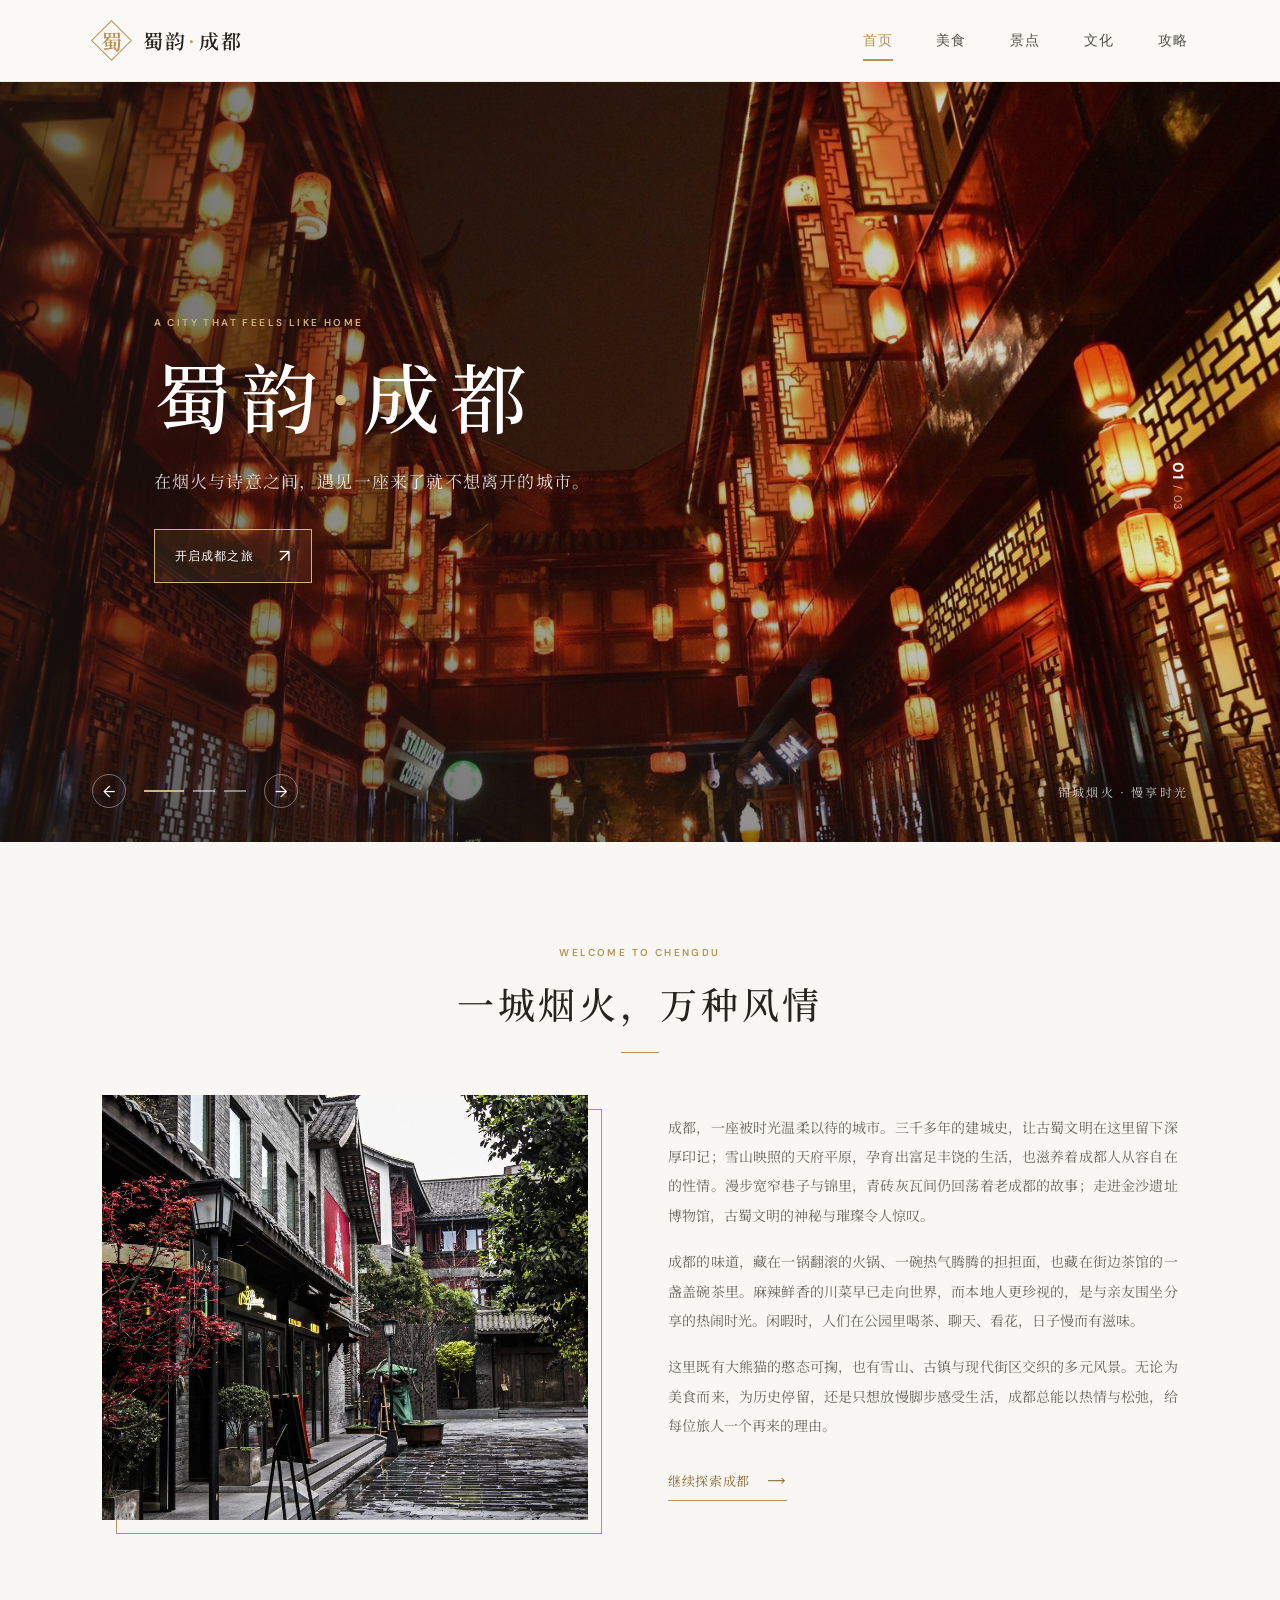
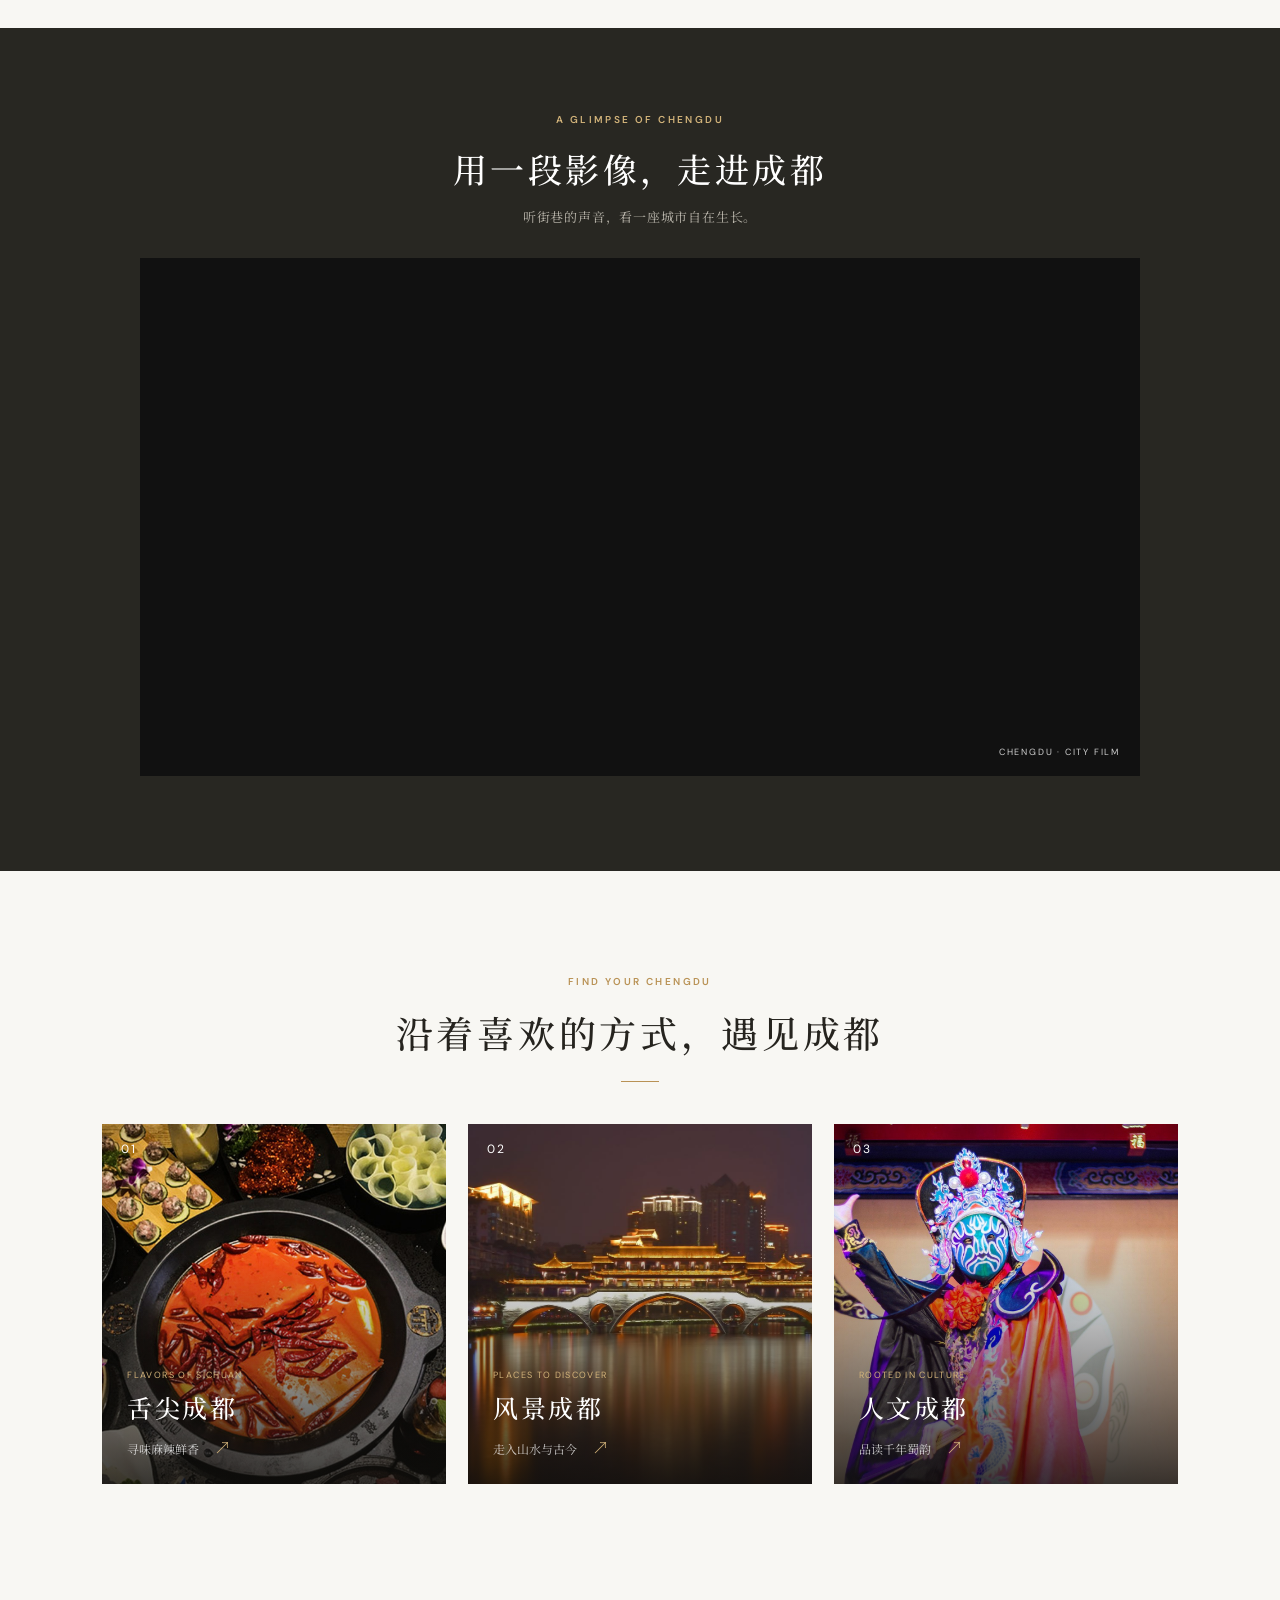
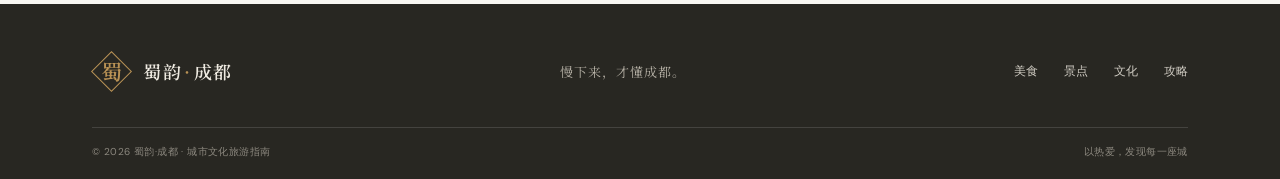
<file: index.html>
<!doctype html>
<html lang="zh-CN">
<head>
  <meta charset="utf-8">
  <meta name="viewport" content="width=device-width, initial-scale=1">
  <meta name="theme-color" content="#f8f6f0">
  <meta name="description" content="走进蜀韵成都，发现美食、风景与千年文化。">
  <title>蜀韵·成都 — 一座来了就不想离开的城市</title>
  <link rel="stylesheet" href="style.css">
  <script src="script.js" defer></script>
</head>
<body>
  <header class="site-header">
    <a class="brand" href="index.html" aria-label="蜀韵成都首页">
      <span class="brand-mark" aria-hidden="true">蜀</span>
      <span class="brand-name">蜀韵<span>·</span>成都</span>
    </a>
    <button class="menu-toggle" type="button" aria-label="打开导航菜单" aria-expanded="false">
      <span></span><span></span>
    </button>
    <nav class="main-nav" aria-label="主导航">
      <a class="active" aria-current="page" href="index.html">首页</a>
      <a href="food.html">美食</a>
      <a href="sights.html">景点</a>
      <a href="culture.html">文化</a>
      <a href="travel.html">攻略</a>
    </nav>
  </header>

  <main>
    <section class="hero" aria-label="成都风光轮播">
      <article class="hero-slide is-active" style="--hero-image: url('images/hero-jinli.jpg')">
        <div class="hero-shade"></div>
        <div class="hero-copy">
          <p class="eyebrow">A CITY THAT FEELS LIKE HOME</p>
          <h1>蜀韵<span>·</span>成都</h1>
          <p class="hero-subtitle">在烟火与诗意之间，遇见一座来了就不想离开的城市。</p>
          <a class="button button-gold" href="travel.html">开启成都之旅 <span aria-hidden="true">↗</span></a>
        </div>
        <span class="hero-caption">锦城烟火 · 慢享时光</span>
      </article>
      <article class="hero-slide" style="--hero-image: url('images/hero-taikooli.jpg')">
        <div class="hero-shade"></div>
        <div class="hero-copy">
          <p class="eyebrow">SAVOR THE MOMENT</p>
          <h2>把日子，过成一首慢诗</h2>
          <p class="hero-subtitle">茶香袅袅，街巷悠悠，成都的美好藏在每个寻常日子里。</p>
          <a class="button button-gold" href="culture.html">感受城市文化 <span aria-hidden="true">↗</span></a>
        </div>
        <span class="hero-caption">闲适成都 · 人间有味</span>
      </article>
      <article class="hero-slide" style="--hero-image: url('images/hero-bridge.jpg')">
        <div class="hero-shade"></div>
        <div class="hero-copy">
          <p class="eyebrow">EXPLORE THE UNEXPECTED</p>
          <h2>千年蜀地，万种风景</h2>
          <p class="hero-subtitle">从古老街巷到城市天际线，每一步都遇见不同的成都。</p>
          <a class="button button-gold" href="sights.html">发现成都风景 <span aria-hidden="true">↗</span></a>
        </div>
        <span class="hero-caption">古今交汇 · 处处风景</span>
      </article>
      <div class="hero-controls">
        <button class="hero-arrow hero-prev" type="button" aria-label="上一张">←</button>
        <div class="hero-dots" aria-label="选择轮播图片">
          <button class="hero-dot is-active" type="button" aria-label="第 1 张" aria-current="true"></button>
          <button class="hero-dot" type="button" aria-label="第 2 张"></button>
          <button class="hero-dot" type="button" aria-label="第 3 张"></button>
        </div>
        <button class="hero-arrow hero-next" type="button" aria-label="下一张">→</button>
      </div>
      <span class="hero-index"><strong>01</strong> / 03</span>
    </section>

    <section class="intro-section section-wrap">
      <div class="section-heading">
        <p class="eyebrow eyebrow-dark">WELCOME TO CHENGDU</p>
        <h2>一城烟火，万种风情</h2>
        <span class="heading-rule"></span>
      </div>
      <div class="intro-grid">
        <div class="intro-image image-card" role="img" aria-label="成都传统街巷风景"></div>
        <div class="intro-copy">
          <!-- 成都城市介绍：以人文、历史、美食和生活气息展现城市魅力。 -->
          <p>成都，一座被时光温柔以待的城市。三千多年的建城史，让古蜀文明在这里留下深厚印记；雪山映照的天府平原，孕育出富足丰饶的生活，也滋养着成都人从容自在的性情。漫步宽窄巷子与锦里，青砖灰瓦间仍回荡着老成都的故事；走进金沙遗址博物馆，古蜀文明的神秘与璀璨令人惊叹。</p>
          <p>成都的味道，藏在一锅翻滚的火锅、一碗热气腾腾的担担面，也藏在街边茶馆的一盏盖碗茶里。麻辣鲜香的川菜早已走向世界，而本地人更珍视的，是与亲友围坐分享的热闹时光。闲暇时，人们在公园里喝茶、聊天、看花，日子慢而有滋味。</p>
          <p>这里既有大熊猫的憨态可掬，也有雪山、古镇与现代街区交织的多元风景。无论为美食而来，为历史停留，还是只想放慢脚步感受生活，成都总能以热情与松弛，给每位旅人一个再来的理由。</p>
          <a class="text-link" href="travel.html">继续探索成都 <span aria-hidden="true">⟶</span></a>
        </div>
      </div>
    </section>

    <section class="video-section">
      <div class="video-wrap">
        <div class="video-heading">
          <p class="eyebrow">A GLIMPSE OF CHENGDU</p>
          <h2>用一段影像，走进成都</h2>
          <p>听街巷的声音，看一座城市自在生长。</p>
        </div>
        <div class="video-frame film-strip" aria-label="成都影像轮播：锦里夜色、安顺廊桥、太古里与宽窄巷子">
          <div class="film-slide film-1" style="--film-image: url('images/hero-bridge.jpg')"></div>
          <div class="film-slide film-2" style="--film-image: url('images/hero-jinli.jpg')"></div>
          <div class="film-slide film-3" style="--film-image: url('images/hero-taikooli.jpg')"></div>
          <div class="film-slide film-4" style="--film-image: url('images/sights-kuanzhai.jpg')"></div>
          <span class="video-label">CHENGDU · CITY FILM</span>
        </div>
      </div>
    </section>

    <section class="discover-section section-wrap">
      <div class="section-heading">
        <p class="eyebrow eyebrow-dark">FIND YOUR CHENGDU</p>
        <h2>沿着喜欢的方式，遇见成都</h2>
        <span class="heading-rule"></span>
      </div>
      <div class="feature-grid">
        <a class="feature-card" href="food.html">
          <img src="images/food-hotpot.jpg" alt="热气腾腾的川味美食" loading="lazy">
          <span class="feature-number">01</span>
          <div><p>FLAVORS OF SICHUAN</p><h3>舌尖成都</h3><span>寻味麻辣鲜香 <b>↗</b></span></div>
        </a>
        <a class="feature-card" href="sights.html">
          <img src="images/hero-bridge.jpg" alt="成都城市建筑与景色" loading="lazy">
          <span class="feature-number">02</span>
          <div><p>PLACES TO DISCOVER</p><h3>风景成都</h3><span>走入山水与古今 <b>↗</b></span></div>
        </a>
        <a class="feature-card" href="culture.html">
          <img src="images/culture-opera.jpg" alt="充满艺术气息的文化空间" loading="lazy">
          <span class="feature-number">03</span>
          <div><p>ROOTED IN CULTURE</p><h3>人文成都</h3><span>品读千年蜀韵 <b>↗</b></span></div>
        </a>
      </div>
    </section>
  </main>

  <footer class="site-footer">
    <div class="footer-main">
      <a class="brand footer-brand" href="index.html"><span class="brand-mark" aria-hidden="true">蜀</span><span class="brand-name">蜀韵<span>·</span>成都</span></a>
      <p>慢下来，才懂成都。</p>
      <nav class="footer-nav" aria-label="页尾导航">
        <a href="food.html">美食</a><a href="sights.html">景点</a><a href="culture.html">文化</a><a href="travel.html">攻略</a>
      </nav>
    </div>
    <div class="footer-bottom"><span>© 2026 蜀韵·成都 · 城市文化旅游指南</span><span>以热爱，发现每一座城</span></div>
  </footer>
</body>
</html>
</file>
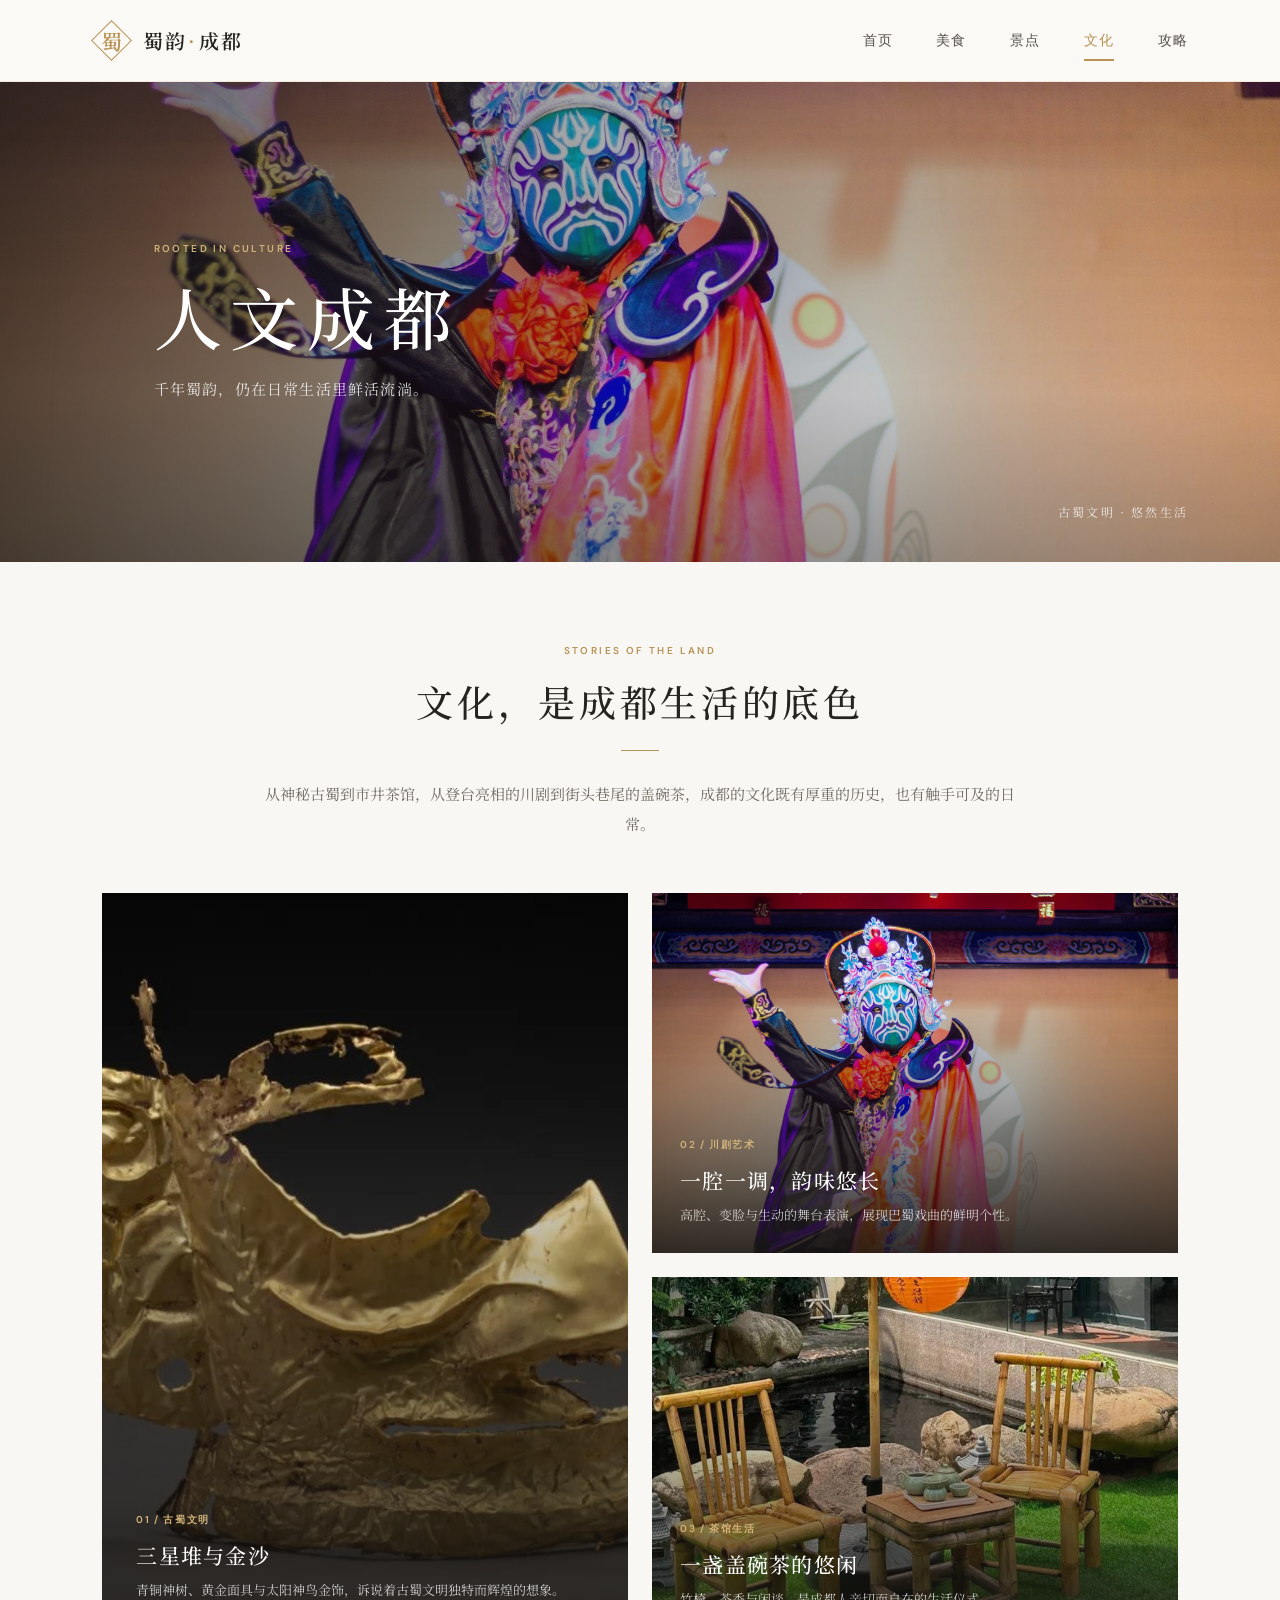
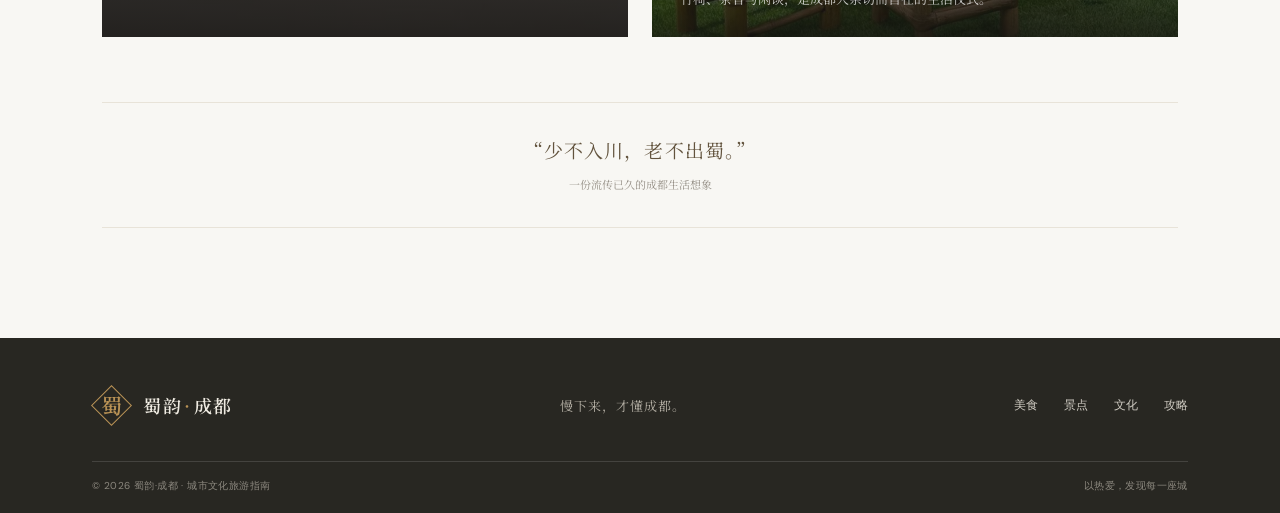
<file: culture.html>
<!doctype html>
<html lang="zh-CN">
<head>
  <meta charset="utf-8">
  <meta name="viewport" content="width=device-width, initial-scale=1">
  <meta name="description" content="读懂古蜀文明、川剧艺术与成都闲适生活。">
  <title>人文成都 — 蜀韵·成都</title>
  <link rel="stylesheet" href="style.css">
  <script src="script.js" defer></script>
</head>
<body>
  <header class="site-header">
    <a class="brand" href="index.html" aria-label="蜀韵成都首页"><span class="brand-mark" aria-hidden="true">蜀</span><span class="brand-name">蜀韵<span>·</span>成都</span></a>
    <button class="menu-toggle" type="button" aria-label="打开导航菜单" aria-expanded="false"><span></span><span></span></button>
    <nav class="main-nav" aria-label="主导航"><a href="index.html">首页</a><a href="food.html">美食</a><a href="sights.html">景点</a><a class="active" aria-current="page" href="culture.html">文化</a><a href="travel.html">攻略</a></nav>
  </header>
  <main>
    <section class="page-hero" style="--page-image: url('images/culture-opera.jpg')">
      <div class="page-hero-shade"></div><div class="page-hero-copy"><p class="eyebrow">ROOTED IN CULTURE</p><h1>人文成都</h1><p>千年蜀韵，仍在日常生活里鲜活流淌。</p></div>
      <span class="page-hero-note">古蜀文明 · 悠然生活</span>
    </section>
    <section class="section-wrap content-section">
      <div class="section-heading"><p class="eyebrow eyebrow-dark">STORIES OF THE LAND</p><h2>文化，是成都生活的底色</h2><span class="heading-rule"></span></div>
      <p class="lead-copy">从神秘古蜀到市井茶馆，从登台亮相的川剧到街头巷尾的盖碗茶，成都的文化既有厚重的历史，也有触手可及的日常。</p>
      <div class="culture-grid">
        <article class="culture-card culture-large"><img src="images/culture-sanxingdui.jpg" alt="古老文明与艺术展览" loading="lazy"><div><span class="card-kicker">01 / 古蜀文明</span><h3>三星堆与金沙</h3><p>青铜神树、黄金面具与太阳神鸟金饰，诉说着古蜀文明独特而辉煌的想象。</p></div></article>
        <article class="culture-card"><img src="images/culture-opera.jpg" alt="舞台戏剧表演" loading="lazy"><div><span class="card-kicker">02 / 川剧艺术</span><h3>一腔一调，韵味悠长</h3><p>高腔、变脸与生动的舞台表演，展现巴蜀戏曲的鲜明个性。</p></div></article>
        <article class="culture-card"><img src="images/culture-teahouse.jpg" alt="茶馆里的闲适时光" loading="lazy"><div><span class="card-kicker">03 / 茶馆生活</span><h3>一盏盖碗茶的悠闲</h3><p>竹椅、茶香与闲谈，是成都人亲切而自在的生活仪式。</p></div></article>
      </div>
      <div class="quote-band"><p>“少不入川，老不出蜀。”</p><span>一份流传已久的成都生活想象</span></div>
    </section>
  </main>
  <footer class="site-footer"><div class="footer-main"><a class="brand footer-brand" href="index.html"><span class="brand-mark" aria-hidden="true">蜀</span><span class="brand-name">蜀韵<span>·</span>成都</span></a><p>慢下来，才懂成都。</p><nav class="footer-nav" aria-label="页尾导航"><a href="food.html">美食</a><a href="sights.html">景点</a><a href="culture.html">文化</a><a href="travel.html">攻略</a></nav></div><div class="footer-bottom"><span>© 2026 蜀韵·成都 · 城市文化旅游指南</span><span>以热爱，发现每一座城</span></div></footer>
</body>
</html>
</file>
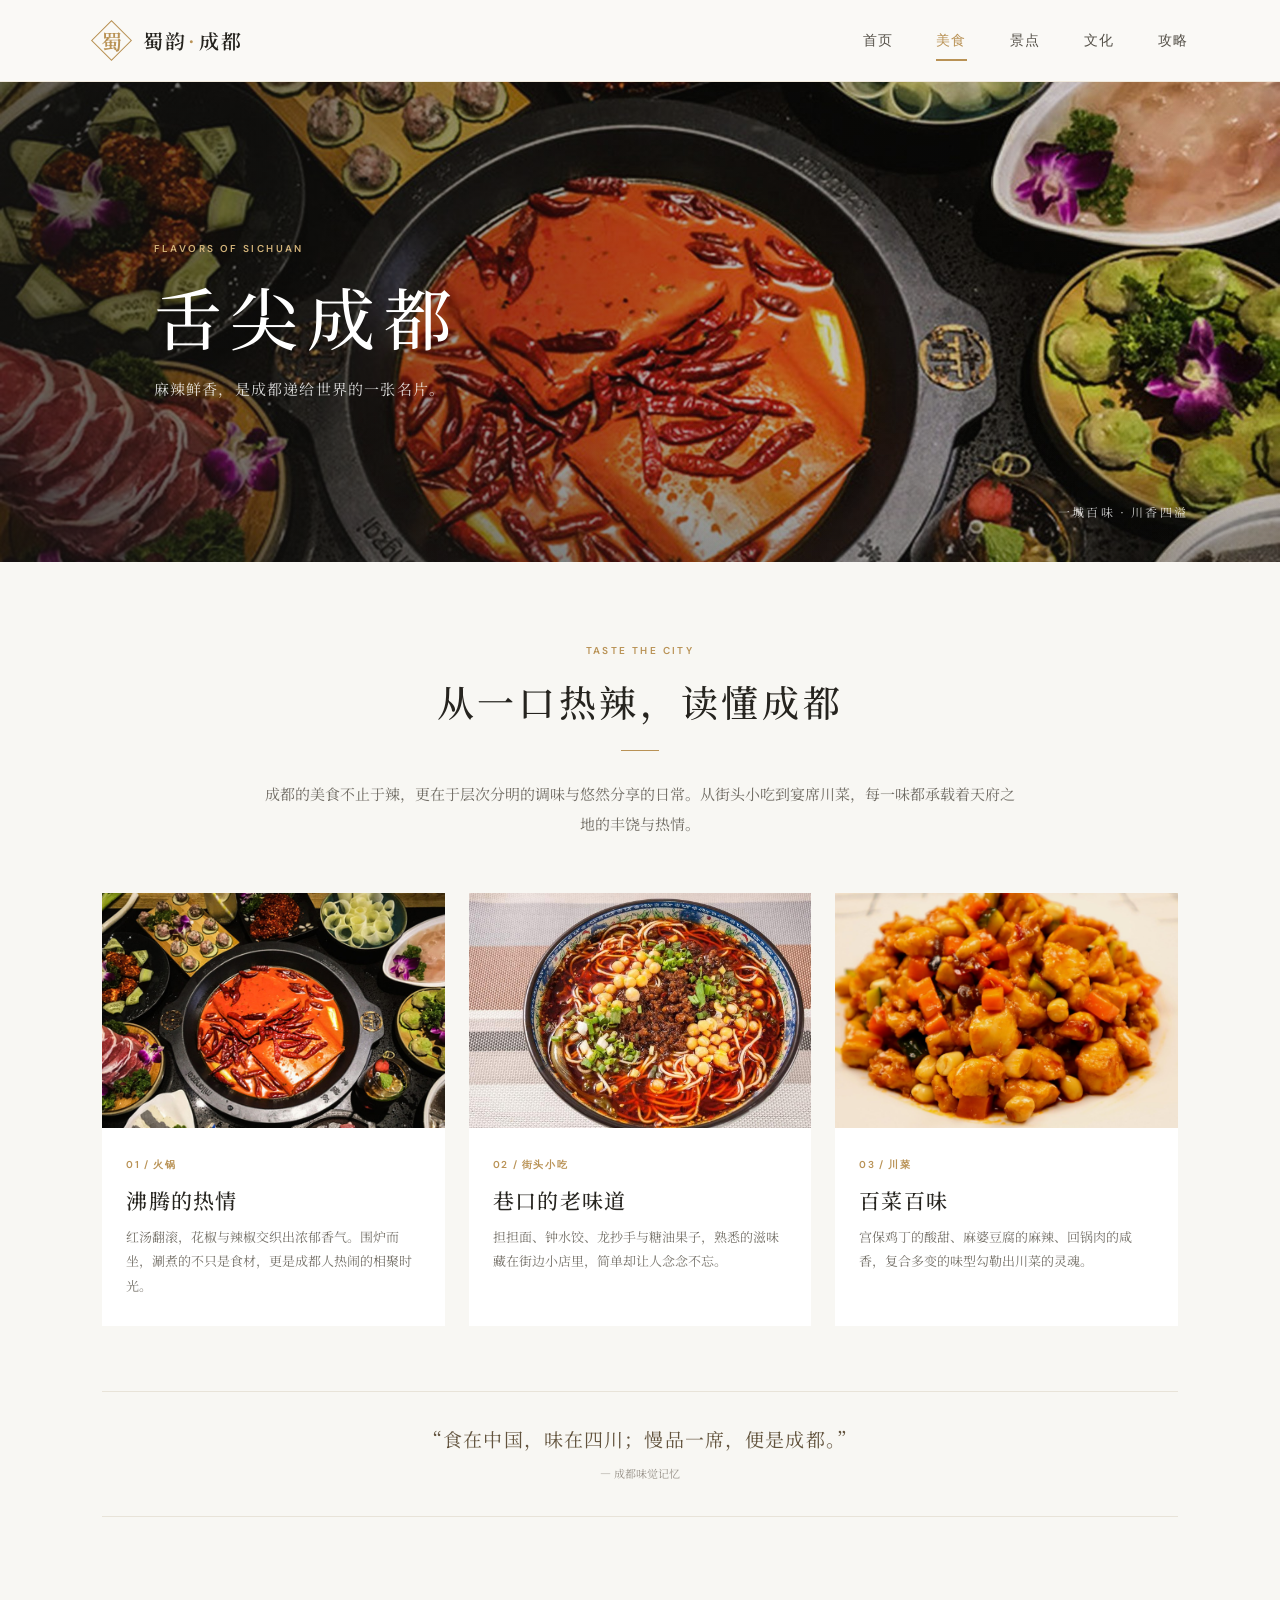
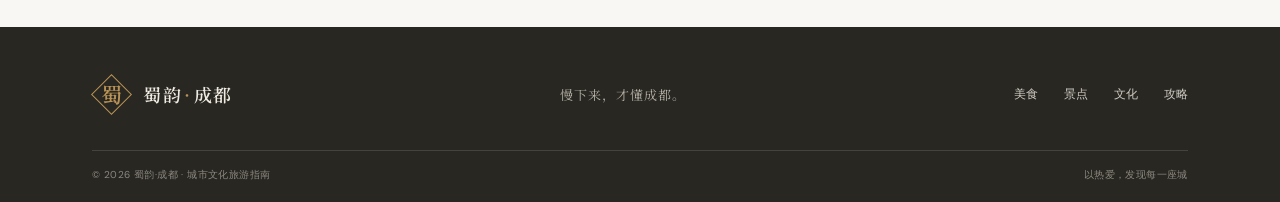
<file: food.html>
<!doctype html>
<html lang="zh-CN">
<head>
  <meta charset="utf-8">
  <meta name="viewport" content="width=device-width, initial-scale=1">
  <meta name="description" content="从火锅到街头小吃，寻找成都地道风味。">
  <title>舌尖成都 — 蜀韵·成都</title>
  <link rel="stylesheet" href="style.css">
  <script src="script.js" defer></script>
</head>
<body>
  <header class="site-header">
    <a class="brand" href="index.html" aria-label="蜀韵成都首页"><span class="brand-mark" aria-hidden="true">蜀</span><span class="brand-name">蜀韵<span>·</span>成都</span></a>
    <button class="menu-toggle" type="button" aria-label="打开导航菜单" aria-expanded="false"><span></span><span></span></button>
    <nav class="main-nav" aria-label="主导航"><a href="index.html">首页</a><a class="active" aria-current="page" href="food.html">美食</a><a href="sights.html">景点</a><a href="culture.html">文化</a><a href="travel.html">攻略</a></nav>
  </header>
  <main>
    <section class="page-hero" style="--page-image: url('images/food-hotpot.jpg')">
      <div class="page-hero-shade"></div><div class="page-hero-copy"><p class="eyebrow">FLAVORS OF SICHUAN</p><h1>舌尖成都</h1><p>麻辣鲜香，是成都递给世界的一张名片。</p></div>
      <span class="page-hero-note">一城百味 · 川香四溢</span>
    </section>
    <section class="section-wrap content-section">
      <div class="section-heading"><p class="eyebrow eyebrow-dark">TASTE THE CITY</p><h2>从一口热辣，读懂成都</h2><span class="heading-rule"></span></div>
      <p class="lead-copy">成都的美食不止于辣，更在于层次分明的调味与悠然分享的日常。从街头小吃到宴席川菜，每一味都承载着天府之地的丰饶与热情。</p>
      <div class="food-grid">
        <article class="story-card">        <img src="images/food-hotpot.jpg" alt="四川特色菜肴" loading="lazy"><div><span class="card-kicker">01 / 火锅</span><h3>沸腾的热情</h3><p>红汤翻滚，花椒与辣椒交织出浓郁香气。围炉而坐，涮煮的不只是食材，更是成都人热闹的相聚时光。</p></div></article>
        <article class="story-card"><img src="images/food-snacks.jpg" alt="传统面食" loading="lazy"><div><span class="card-kicker">02 / 街头小吃</span><h3>巷口的老味道</h3><p>担担面、钟水饺、龙抄手与糖油果子，熟悉的滋味藏在街边小店里，简单却让人念念不忘。</p></div></article>
        <article class="story-card"><img src="images/food-dishes.jpg" alt="色彩丰富的川菜" loading="lazy"><div><span class="card-kicker">03 / 川菜</span><h3>百菜百味</h3><p>宫保鸡丁的酸甜、麻婆豆腐的麻辣、回锅肉的咸香，复合多变的味型勾勒出川菜的灵魂。</p></div></article>
      </div>
      <div class="quote-band"><p>“食在中国，味在四川；慢品一席，便是成都。”</p><span>— 成都味觉记忆</span></div>
    </section>
  </main>
  <footer class="site-footer"><div class="footer-main"><a class="brand footer-brand" href="index.html"><span class="brand-mark" aria-hidden="true">蜀</span><span class="brand-name">蜀韵<span>·</span>成都</span></a><p>慢下来，才懂成都。</p><nav class="footer-nav" aria-label="页尾导航"><a href="food.html">美食</a><a href="sights.html">景点</a><a href="culture.html">文化</a><a href="travel.html">攻略</a></nav></div><div class="footer-bottom"><span>© 2026 蜀韵·成都 · 城市文化旅游指南</span><span>以热爱，发现每一座城</span></div></footer>
</body>
</html>
</file>
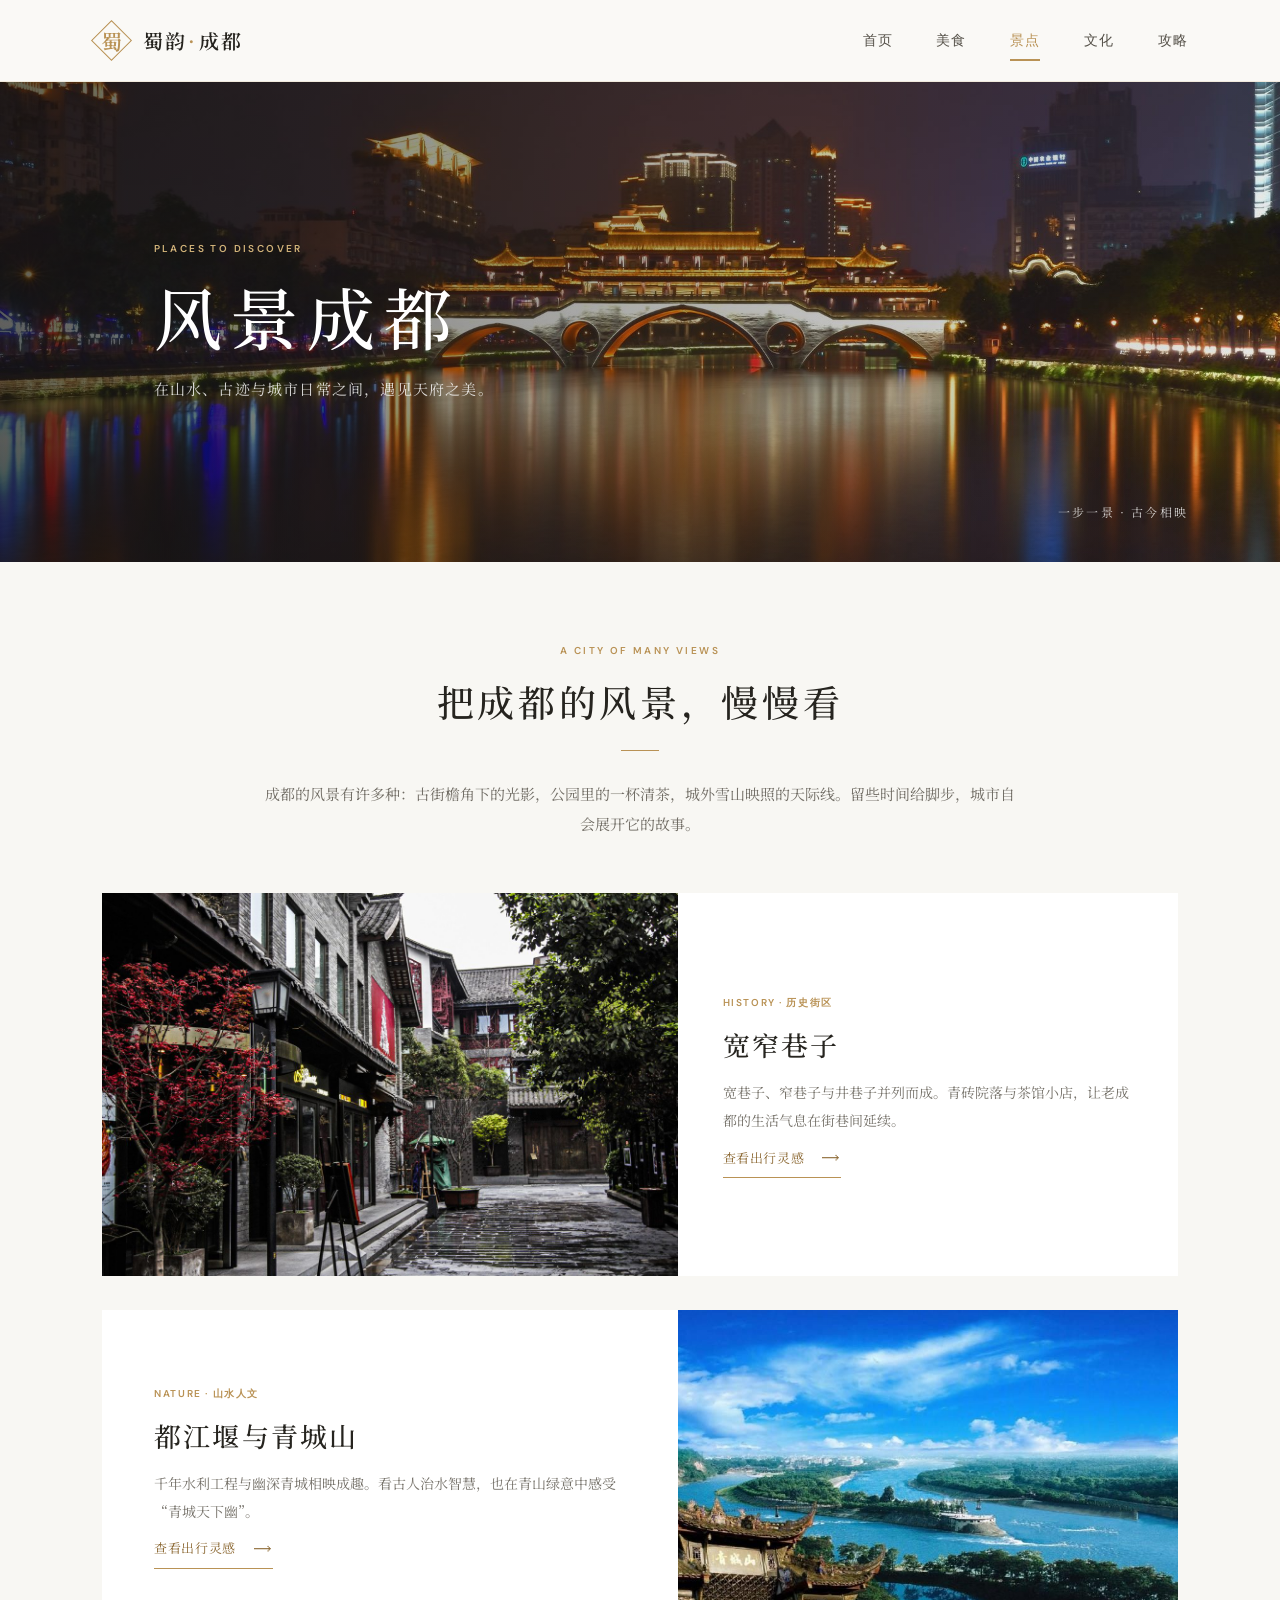
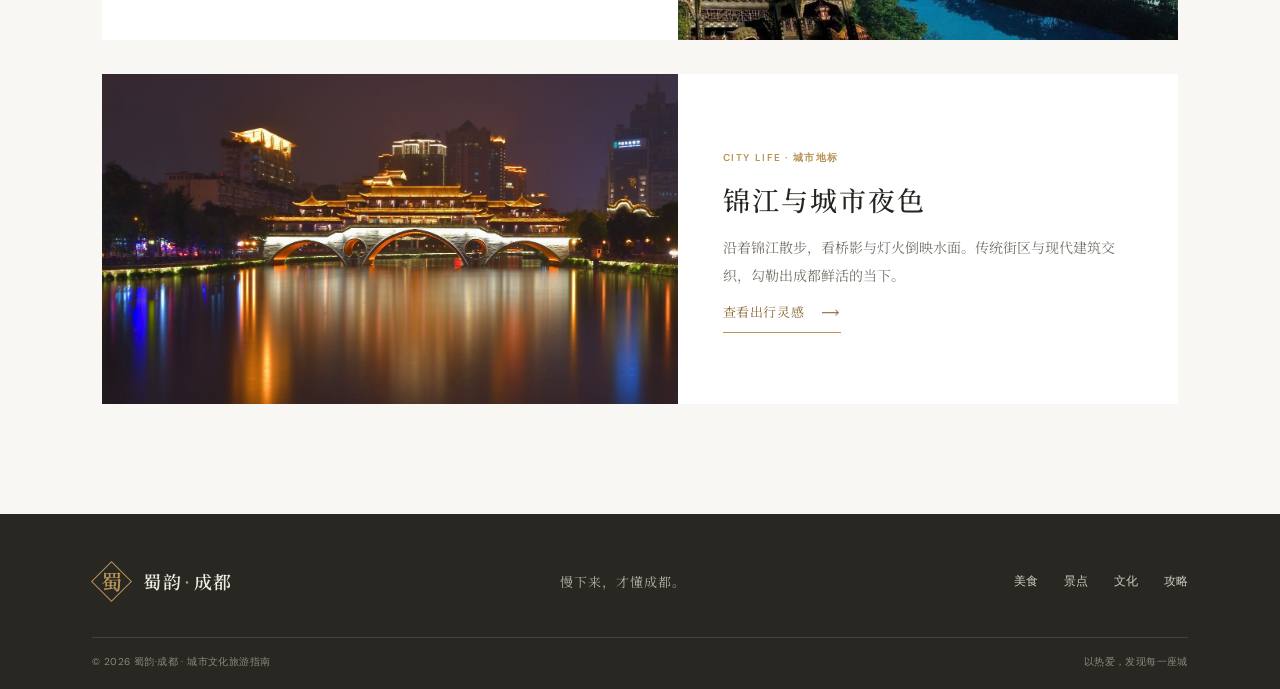
<file: sights.html>
<!doctype html>
<html lang="zh-CN">
<head>
  <meta charset="utf-8">
  <meta name="viewport" content="width=device-width, initial-scale=1">
  <meta name="description" content="探访成都的自然风光、历史街巷与城市地标。">
  <title>风景成都 — 蜀韵·成都</title>
  <link rel="stylesheet" href="style.css">
  <script src="script.js" defer></script>
</head>
<body>
  <header class="site-header">
    <a class="brand" href="index.html" aria-label="蜀韵成都首页"><span class="brand-mark" aria-hidden="true">蜀</span><span class="brand-name">蜀韵<span>·</span>成都</span></a>
    <button class="menu-toggle" type="button" aria-label="打开导航菜单" aria-expanded="false"><span></span><span></span></button>
    <nav class="main-nav" aria-label="主导航"><a href="index.html">首页</a><a href="food.html">美食</a><a class="active" aria-current="page" href="sights.html">景点</a><a href="culture.html">文化</a><a href="travel.html">攻略</a></nav>
  </header>
  <main>
    <section class="page-hero" style="--page-image: url('images/hero-bridge.jpg')">
      <div class="page-hero-shade"></div><div class="page-hero-copy"><p class="eyebrow">PLACES TO DISCOVER</p><h1>风景成都</h1><p>在山水、古迹与城市日常之间，遇见天府之美。</p></div>
      <span class="page-hero-note">一步一景 · 古今相映</span>
    </section>
    <section class="section-wrap content-section">
      <div class="section-heading"><p class="eyebrow eyebrow-dark">A CITY OF MANY VIEWS</p><h2>把成都的风景，慢慢看</h2><span class="heading-rule"></span></div>
      <p class="lead-copy">成都的风景有许多种：古街檐角下的光影，公园里的一杯清茶，城外雪山映照的天际线。留些时间给脚步，城市自会展开它的故事。</p>
      <div class="destination-list">
        <article class="destination-card"><img src="images/sights-kuanzhai.jpg" alt="传统川西风格街巷" loading="lazy"><div class="destination-copy"><span class="card-kicker">HISTORY · 历史街区</span><h3>宽窄巷子</h3><p>宽巷子、窄巷子与井巷子并列而成。青砖院落与茶馆小店，让老成都的生活气息在街巷间延续。</p><a class="text-link" href="travel.html">查看出行灵感 <span aria-hidden="true">⟶</span></a></div></article>
        <article class="destination-card destination-reverse"><img src="images/sights-qingcheng.jpg" alt="自然山水风光" loading="lazy"><div class="destination-copy"><span class="card-kicker">NATURE · 山水人文</span><h3>都江堰与青城山</h3><p>千年水利工程与幽深青城相映成趣。看古人治水智慧，也在青山绿意中感受“青城天下幽”。</p><a class="text-link" href="travel.html">查看出行灵感 <span aria-hidden="true">⟶</span></a></div></article>
        <article class="destination-card"><img src="images/hero-bridge.jpg" alt="城市夜色" loading="lazy"><div class="destination-copy"><span class="card-kicker">CITY LIFE · 城市地标</span><h3>锦江与城市夜色</h3><p>沿着锦江散步，看桥影与灯火倒映水面。传统街区与现代建筑交织，勾勒出成都鲜活的当下。</p><a class="text-link" href="travel.html">查看出行灵感 <span aria-hidden="true">⟶</span></a></div></article>
      </div>
    </section>
  </main>
  <footer class="site-footer"><div class="footer-main"><a class="brand footer-brand" href="index.html"><span class="brand-mark" aria-hidden="true">蜀</span><span class="brand-name">蜀韵<span>·</span>成都</span></a><p>慢下来，才懂成都。</p><nav class="footer-nav" aria-label="页尾导航"><a href="food.html">美食</a><a href="sights.html">景点</a><a href="culture.html">文化</a><a href="travel.html">攻略</a></nav></div><div class="footer-bottom"><span>© 2026 蜀韵·成都 · 城市文化旅游指南</span><span>以热爱，发现每一座城</span></div></footer>
</body>
</html>
</file>
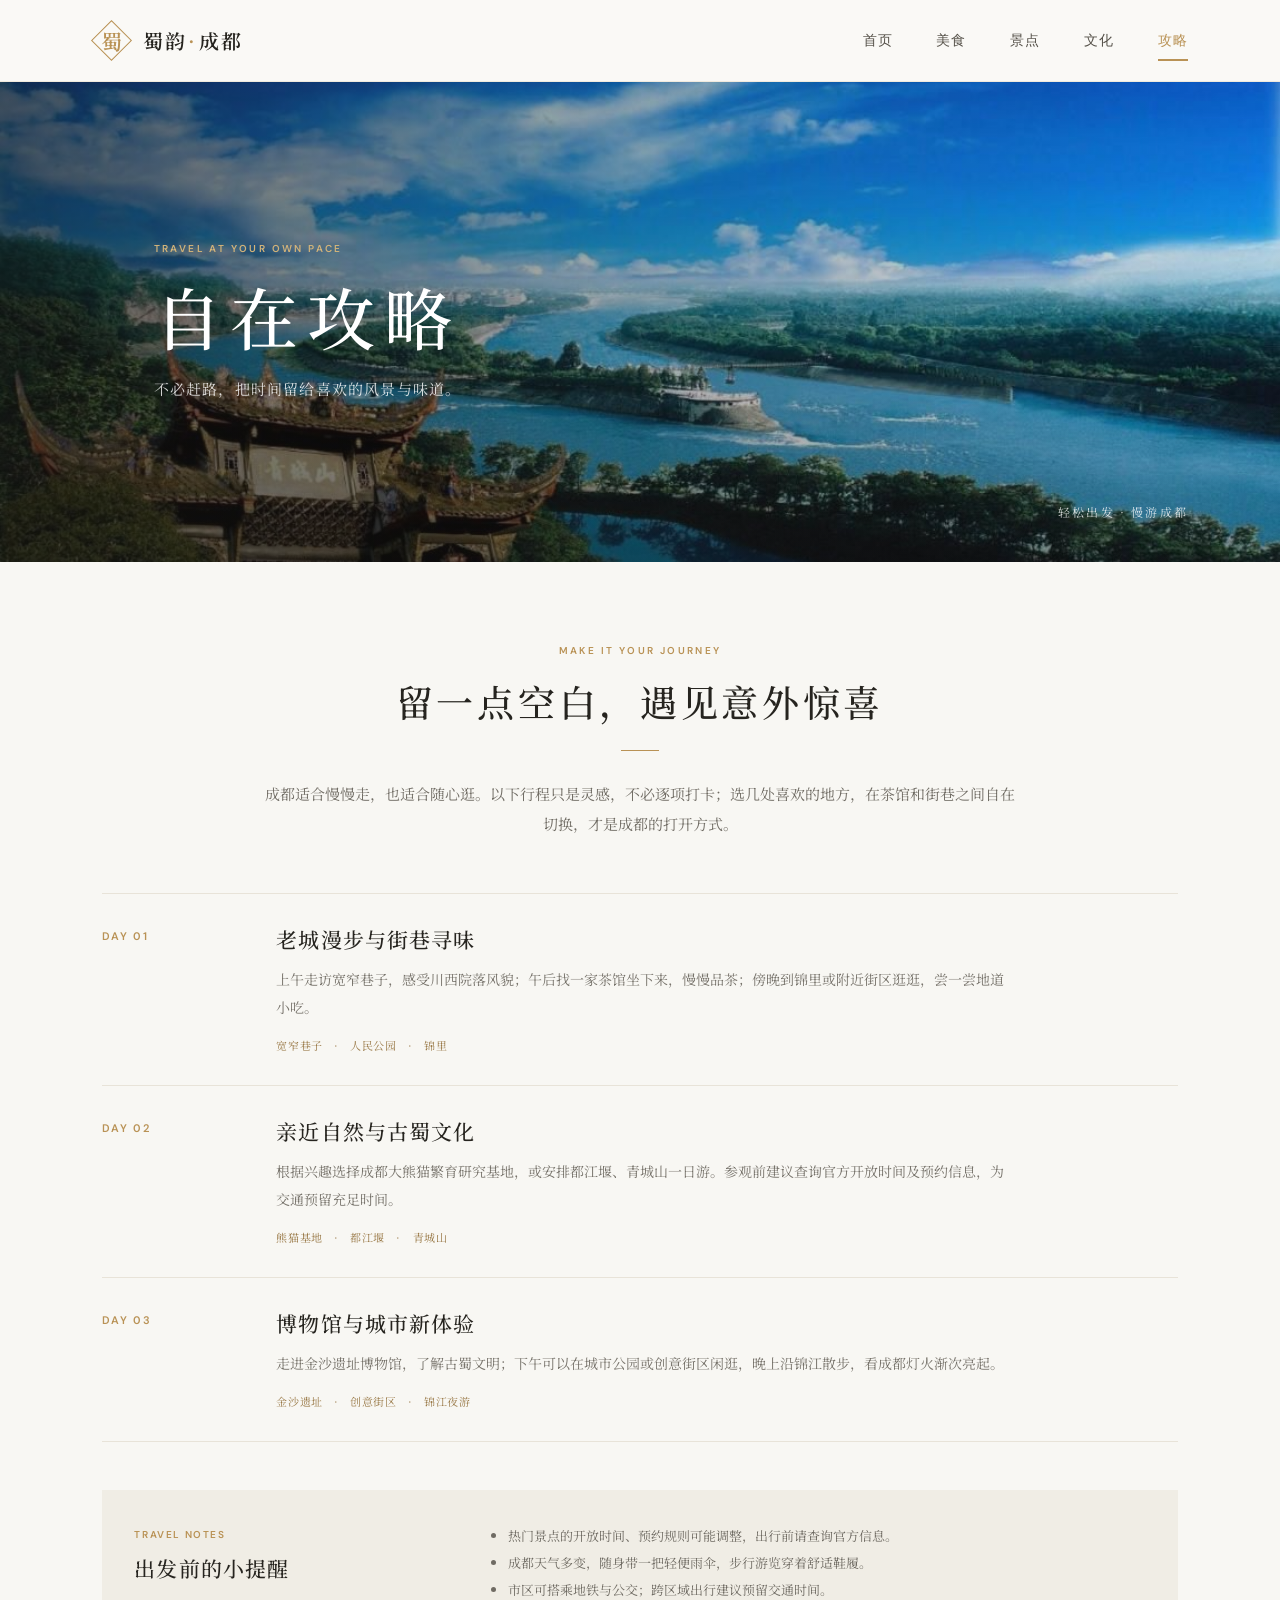
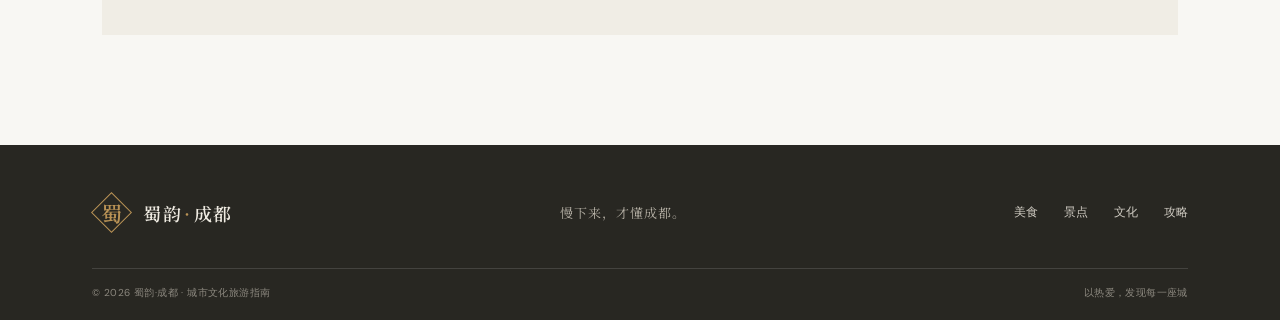
<file: travel.html>
<!doctype html>
<html lang="zh-CN">
<head>
  <meta charset="utf-8">
  <meta name="viewport" content="width=device-width, initial-scale=1">
  <meta name="description" content="成都旅行灵感与轻松出行建议，开启自在旅程。">
  <title>自在攻略 — 蜀韵·成都</title>
  <link rel="stylesheet" href="style.css">
  <script src="script.js" defer></script>
</head>
<body>
  <header class="site-header">
    <a class="brand" href="index.html" aria-label="蜀韵成都首页"><span class="brand-mark" aria-hidden="true">蜀</span><span class="brand-name">蜀韵<span>·</span>成都</span></a>
    <button class="menu-toggle" type="button" aria-label="打开导航菜单" aria-expanded="false"><span></span><span></span></button>
    <nav class="main-nav" aria-label="主导航"><a href="index.html">首页</a><a href="food.html">美食</a><a href="sights.html">景点</a><a href="culture.html">文化</a><a class="active" aria-current="page" href="travel.html">攻略</a></nav>
  </header>
  <main>
    <section class="page-hero" style="--page-image: url('images/sights-qingcheng.jpg')">
      <div class="page-hero-shade"></div><div class="page-hero-copy"><p class="eyebrow">TRAVEL AT YOUR OWN PACE</p><h1>自在攻略</h1><p>不必赶路，把时间留给喜欢的风景与味道。</p></div>
      <span class="page-hero-note">轻松出发 · 慢游成都</span>
    </section>
    <section class="section-wrap content-section">
      <div class="section-heading"><p class="eyebrow eyebrow-dark">MAKE IT YOUR JOURNEY</p><h2>留一点空白，遇见意外惊喜</h2><span class="heading-rule"></span></div>
      <p class="lead-copy">成都适合慢慢走，也适合随心逛。以下行程只是灵感，不必逐项打卡；选几处喜欢的地方，在茶馆和街巷之间自在切换，才是成都的打开方式。</p>
      <div class="itinerary">
        <article class="itinerary-day"><span class="day-index">DAY 01</span><div><h3>老城漫步与街巷寻味</h3><p>上午走访宽窄巷子，感受川西院落风貌；午后找一家茶馆坐下来，慢慢品茶；傍晚到锦里或附近街区逛逛，尝一尝地道小吃。</p><span class="route-tags">宽窄巷子　·　人民公园　·　锦里</span></div></article>
        <article class="itinerary-day"><span class="day-index">DAY 02</span><div><h3>亲近自然与古蜀文化</h3><p>根据兴趣选择成都大熊猫繁育研究基地，或安排都江堰、青城山一日游。参观前建议查询官方开放时间及预约信息，为交通预留充足时间。</p><span class="route-tags">熊猫基地　·　都江堰　·　青城山</span></div></article>
        <article class="itinerary-day"><span class="day-index">DAY 03</span><div><h3>博物馆与城市新体验</h3><p>走进金沙遗址博物馆，了解古蜀文明；下午可以在城市公园或创意街区闲逛，晚上沿锦江散步，看成都灯火渐次亮起。</p><span class="route-tags">金沙遗址　·　创意街区　·　锦江夜游</span></div></article>
      </div>
      <div class="tips-panel"><div><span class="card-kicker">TRAVEL NOTES</span><h3>出发前的小提醒</h3></div><ul><li>热门景点的开放时间、预约规则可能调整，出行前请查询官方信息。</li><li>成都天气多变，随身带一把轻便雨伞，步行游览穿着舒适鞋履。</li><li>市区可搭乘地铁与公交；跨区域出行建议预留交通时间。</li></ul></div>
    </section>
  </main>
  <footer class="site-footer"><div class="footer-main"><a class="brand footer-brand" href="index.html"><span class="brand-mark" aria-hidden="true">蜀</span><span class="brand-name">蜀韵<span>·</span>成都</span></a><p>慢下来，才懂成都。</p><nav class="footer-nav" aria-label="页尾导航"><a href="food.html">美食</a><a href="sights.html">景点</a><a href="culture.html">文化</a><a href="travel.html">攻略</a></nav></div><div class="footer-bottom"><span>© 2026 蜀韵·成都 · 城市文化旅游指南</span><span>以热爱，发现每一座城</span></div></footer>
</body>
</html>
</file>
<file: style.css>
@import url('https://fonts.googleapis.com/css2?family=DM+Sans:wght@400;500;600;700&family=Noto+Serif+SC:wght@400;500;600;700&display=swap');

:root {
  --ink: #26241f;
  --muted: #77736b;
  --paper: #f8f7f3;
  --gold: #b99255;
  --gold-light: #d2b37a;
  --line: #e8e3d8;
  --serif: "Noto Serif SC", "Songti SC", serif;
  --sans: "DM Sans", "Microsoft YaHei", sans-serif;
}

* { box-sizing: border-box; }
html { scroll-behavior: smooth; }
body { margin: 0; color: var(--ink); background: var(--paper); font-family: var(--sans); -webkit-font-smoothing: antialiased; }
a { color: inherit; text-decoration: none; }
button { font: inherit; }
img { display: block; max-width: 100%; }

.site-header {
  position: relative; z-index: 20; height: 82px; padding: 0 7.2%;
  display: flex; align-items: center; justify-content: space-between;
  background: rgba(250, 249, 246, .97); border-bottom: 1px solid rgba(185, 146, 85, .15);
}
.brand { display: inline-flex; align-items: center; gap: 12px; }
.brand-mark {
  position: relative; width: 39px; height: 39px; display: grid; place-items: center;
  color: var(--gold); font: 600 21px var(--serif);
}
.brand-mark::before { position: absolute; content: ""; inset: 5px; border: 1px solid var(--gold); transform: rotate(45deg); }
.brand-name { font: 600 20px var(--serif); letter-spacing: .08em; }
.brand-name span { color: var(--gold); padding: 0 2px; }
.main-nav { display: flex; align-items: center; gap: clamp(24px, 3.4vw, 52px); height: 100%; }
.main-nav a { height: 100%; display: grid; align-items: center; position: relative; font-size: 14px; letter-spacing: .08em; color: #555149; transition: color .2s ease; }
.main-nav a:hover, .main-nav a.active { color: var(--gold); }
.main-nav a.active::after { position: absolute; content: ""; height: 2px; bottom: 20px; left: 0; right: 0; background: var(--gold); }
.menu-toggle { display: none; }

.hero { position: relative; min-height: min(760px, calc(100svh - 82px)); height: 690px; max-height: 820px; overflow: hidden; color: white; background: #37342e; }
.hero-slide { position: absolute; inset: 0; display: flex; align-items: center; padding: 0 12%; opacity: 0; visibility: hidden; background-image: var(--hero-image); background-position: center; background-size: cover; transition: opacity .8s ease, visibility .8s ease; }
.hero-slide.is-active { opacity: 1; visibility: visible; }
.hero-shade, .page-hero-shade { position: absolute; inset: 0; background: linear-gradient(90deg, rgba(20, 19, 17, .67) 0%, rgba(20, 19, 17, .34) 48%, rgba(20, 19, 17, .08) 100%), linear-gradient(0deg, rgba(20, 19, 17, .27), transparent 35%); }
.hero-copy { position: relative; z-index: 1; max-width: 680px; padding-bottom: 25px; animation: rise .75s both; }
.eyebrow { margin: 0 0 17px; color: var(--gold-light); font: 600 10px var(--sans); letter-spacing: .24em; }
.hero h1, .hero h2, .page-hero h1 { margin: 0; font: 500 clamp(42px, 6vw, 78px)/1.3 var(--serif); letter-spacing: .13em; }
.hero h1 span { color: var(--gold-light); }
.hero-subtitle { margin: 19px 0 32px; color: rgba(255,255,255,.82); font: 400 clamp(14px, 1.4vw, 17px)/1.9 var(--serif); letter-spacing: .07em; }
.button { display: inline-flex; gap: 25px; align-items: center; padding: 14px 20px; font-size: 12px; letter-spacing: .1em; transition: background .2s, color .2s; }
.button-gold { border: 1px solid var(--gold-light); color: #fff; background: rgba(185,146,85,.12); }
.button-gold:hover { background: var(--gold); }
.button span { font-size: 18px; }
.hero-caption, .page-hero-note { position: absolute; z-index: 2; right: 7.2%; bottom: 42px; color: rgba(255,255,255,.78); font: 12px var(--serif); letter-spacing: .18em; }
.hero-controls { position: absolute; z-index: 3; left: 7.2%; bottom: 34px; display: flex; align-items: center; gap: 18px; }
.hero-arrow { width: 34px; height: 34px; border: 1px solid rgba(255,255,255,.4); border-radius: 50%; color: white; background: transparent; cursor: pointer; transition: background .2s; }
.hero-arrow:hover { background: rgba(185,146,85,.7); }
.hero-dots { display: flex; gap: 9px; }
.hero-dot { width: 22px; height: 2px; border: 0; padding: 0; background: rgba(255,255,255,.45); cursor: pointer; transition: width .25s, background .25s; }
.hero-dot.is-active { width: 40px; background: var(--gold-light); }
.hero-index { position: absolute; right: 7.2%; top: 50%; color: rgba(255,255,255,.65); font-size: 11px; letter-spacing: .12em; writing-mode: vertical-rl; }
.hero-index strong { color: #fff; font-size: 15px; }

.section-wrap { width: min(1120px, 84%); margin: 0 auto; }
.intro-section, .discover-section { padding-top: 104px; padding-bottom: 108px; }
.section-heading { margin-bottom: 42px; text-align: center; }
.eyebrow-dark { color: var(--gold); }
.section-heading h2, .video-heading h2 { margin: 0; font: 500 clamp(25px, 3vw, 37px)/1.5 var(--serif); letter-spacing: .1em; }
.heading-rule { display: block; width: 38px; height: 1px; margin: 20px auto 0; background: var(--gold); }
.intro-grid { display: grid; grid-template-columns: 1fr 1.05fr; gap: 7.5%; align-items: center; }
.intro-image { min-height: 425px; background: center/cover url("images/sights-kuanzhai.jpg"); }
.image-card { position: relative; }
.image-card::after { position: absolute; content: ""; inset: 14px -14px -14px 14px; border: 1px solid var(--gold); z-index: -1; }
.intro-copy p { margin: 0 0 17px; color: #69665f; font: 14px/2.1 var(--serif); text-align: justify; }
.text-link { display: inline-flex; align-items: center; gap: 18px; margin-top: 10px; padding-bottom: 7px; border-bottom: 1px solid var(--gold); color: #8d6a35; font: 13px var(--serif); letter-spacing: .05em; }
.text-link span { font-size: 18px; transition: transform .2s; }
.text-link:hover span { transform: translateX(4px); }

.video-section { padding: 85px 0 95px; color: #fff; background: #282722; }
.video-wrap { width: min(1000px, 84%); margin: auto; }
.video-heading { margin-bottom: 32px; text-align: center; }
.video-heading h2 { font-size: clamp(25px, 3vw, 34px); }
.video-heading > p:last-child { margin: 13px 0 0; color: #b9b5ab; font: 13px var(--serif); letter-spacing: .06em; }
.video-frame { position: relative; aspect-ratio: 16 / 8.3; overflow: hidden; background: #111; }
.video-frame video { width: 100%; height: 100%; object-fit: cover; }
.video-label { position: absolute; right: 20px; bottom: 18px; color: rgba(255,255,255,.8); font-size: 9px; letter-spacing: .2em; pointer-events: none; }
.discover-section { padding-bottom: 120px; }
.feature-grid { display: grid; grid-template-columns: repeat(3, 1fr); gap: 22px; }
.feature-card { position: relative; height: 360px; overflow: hidden; color: white; background: #544d41; }
.feature-card::after { position: absolute; content: ""; inset: 0; background: linear-gradient(0deg, rgba(15,14,12,.82), rgba(15,14,12,0) 68%); }
.feature-card img { width: 100%; height: 100%; object-fit: cover; transition: transform .6s; }
.feature-card:hover img { transform: scale(1.05); }
.feature-card > div { position: absolute; z-index: 1; left: 25px; bottom: 25px; }
.feature-card > div p { margin: 0 0 8px; color: var(--gold-light); font-size: 9px; letter-spacing: .15em; }
.feature-card h3 { margin: 0 0 9px; font: 500 25px var(--serif); letter-spacing: .1em; }
.feature-card > div span { color: rgba(255,255,255,.75); font: 12px var(--serif); }
.feature-card b { margin-left: 12px; color: var(--gold-light); font-size: 17px; }
.feature-number { position: absolute; z-index: 1; top: 17px; left: 19px; color: white; font: 12px var(--sans); letter-spacing: .15em; }

.page-hero { position: relative; height: 480px; display: flex; align-items: center; padding: 0 12%; overflow: hidden; color: #fff; background: center/cover var(--page-image, #554d40); }
.page-hero-copy { position: relative; z-index: 1; }
.page-hero h1 { font-size: clamp(42px, 6vw, 68px); }
.page-hero-copy > p:last-child { margin: 15px 0 0; color: rgba(255,255,255,.82); font: 15px/1.8 var(--serif); letter-spacing: .08em; }
.content-section { padding-top: 82px; padding-bottom: 110px; }
.content-section .section-heading { margin-bottom: 28px; }
.lead-copy { max-width: 760px; margin: 0 auto 54px; color: #706c64; font: 15px/2 var(--serif); text-align: center; }
.food-grid { display: grid; grid-template-columns: repeat(3, 1fr); gap: 24px; }
.story-card { background: #fff; }
.story-card img { width: 100%; height: 235px; object-fit: cover; }
.story-card > div { padding: 24px 24px 27px; }
.card-kicker { color: var(--gold); font: 600 10px var(--sans); letter-spacing: .16em; }
.story-card h3, .culture-card h3 { margin: 12px 0 10px; font: 500 21px var(--serif); letter-spacing: .06em; }
.story-card p, .culture-card p { margin: 0; color: var(--muted); font: 13px/1.9 var(--serif); }
.quote-band { margin-top: 65px; padding: 33px 20px; border-top: 1px solid var(--line); border-bottom: 1px solid var(--line); text-align: center; }
.quote-band p { margin: 0 0 10px; color: #62533d; font: 19px var(--serif); letter-spacing: .06em; }
.quote-band span { color: #969087; font: 11px var(--serif); }

.destination-list { display: grid; gap: 34px; }
.destination-card { min-height: 330px; display: grid; grid-template-columns: 1.15fr 1fr; background: #fff; }
.destination-card img { width: 100%; height: 100%; min-height: 330px; object-fit: cover; }
.destination-copy { align-self: center; padding: 38px 9%; }
.destination-copy h3 { margin: 14px 0; font: 500 27px var(--serif); letter-spacing: .08em; }
.destination-copy p { margin: 0; color: var(--muted); font: 14px/2 var(--serif); }
.destination-reverse img { order: 2; }

.culture-grid { display: grid; grid-template-columns: 1fr 1fr; gap: 24px; }
.culture-card { position: relative; min-height: 360px; overflow: hidden; background: #474137; color: white; }
.culture-card img { position: absolute; width: 100%; height: 100%; object-fit: cover; }
.culture-card::after { position: absolute; content: ""; inset: 0; background: linear-gradient(0deg, rgba(22,20,17,.88), rgba(22,20,17,.03) 75%); }
.culture-card > div { position: absolute; z-index: 1; left: 28px; right: 28px; bottom: 25px; }
.culture-card p { color: rgba(255,255,255,.76); }
.culture-card h3 { margin-bottom: 8px; }
.culture-card .card-kicker { color: var(--gold-light); }
.culture-large { grid-row: span 2; min-height: 744px; }
.culture-large > div { left: 34px; right: 34px; bottom: 34px; }

.itinerary { border-top: 1px solid var(--line); }
.itinerary-day { display: grid; grid-template-columns: 150px 1fr; gap: 24px; padding: 30px 0; border-bottom: 1px solid var(--line); }
.day-index { padding-top: 5px; color: var(--gold); font: 600 11px var(--sans); letter-spacing: .16em; }
.itinerary-day h3, .tips-panel h3 { margin: 0 0 11px; font: 500 21px var(--serif); letter-spacing: .05em; }
.itinerary-day p { max-width: 740px; margin: 0 0 13px; color: var(--muted); font: 14px/2 var(--serif); }
.route-tags { color: #9a7a48; font: 11px var(--serif); letter-spacing: .05em; }
.tips-panel { display: grid; grid-template-columns: 1fr 2fr; gap: 28px; margin-top: 48px; padding: 32px; background: #f0ede5; }
.tips-panel h3 { margin-top: 10px; }
.tips-panel ul { margin: 0; padding-left: 18px; color: #6f6b63; font: 13px/2.1 var(--serif); }

.site-footer { padding: 48px 7.2% 20px; color: #eeeae1; background: #282722; }
.footer-main { display: flex; align-items: center; justify-content: space-between; padding-bottom: 36px; }
.footer-brand .brand-name { font-size: 18px; }
.footer-main > p { margin: 0; color: #b7b2a7; font: 13px var(--serif); letter-spacing: .08em; }
.footer-nav { display: flex; gap: 26px; }
.footer-nav a { color: #cfcbc2; font-size: 12px; transition: color .2s; }
.footer-nav a:hover { color: var(--gold-light); }
.footer-bottom { display: flex; justify-content: space-between; gap: 20px; padding-top: 17px; border-top: 1px solid rgba(255,255,255,.13); color: #8c887f; font-size: 10px; letter-spacing: .04em; }

@keyframes rise { from { opacity: 0; transform: translateY(12px); } to { opacity: 1; transform: translateY(0); } }
@media (max-width: 760px) {
  .site-header { height: 70px; padding: 0 6%; }
  .brand-mark { width: 34px; height: 34px; font-size: 18px; }
  .brand-name { font-size: 18px; }
  .menu-toggle { display: flex; width: 40px; height: 40px; flex-direction: column; justify-content: center; gap: 6px; border: 0; background: transparent; cursor: pointer; }
  .menu-toggle span { display: block; width: 23px; height: 1px; margin-left: auto; background: var(--ink); transition: transform .2s; }
  .menu-toggle[aria-expanded="true"] span:first-child { transform: translateY(3.5px) rotate(45deg); }
  .menu-toggle[aria-expanded="true"] span:last-child { transform: translateY(-3.5px) rotate(-45deg); }
  .main-nav { position: absolute; top: 70px; left: 0; right: 0; display: none; height: auto; padding: 8px 6% 18px; flex-direction: column; align-items: stretch; gap: 0; background: var(--paper); border-bottom: 1px solid var(--line); }
  .main-nav.is-open { display: flex; }
  .main-nav a { height: 43px; }
  .main-nav a.active::after { right: auto; bottom: 5px; width: 22px; }
  .hero { height: calc(88svh - 70px); min-height: 520px; max-height: 700px; }
  .hero-slide { padding: 0 8%; background-position: 58% center; }
  .hero h1, .hero h2 { font-size: clamp(38px, 10vw, 58px); }
  .hero-subtitle { max-width: 340px; }
  .hero-caption, .page-hero-note { right: 7%; bottom: 30px; font-size: 10px; }
  .hero-controls { left: 7%; bottom: 23px; gap: 11px; }
  .hero-arrow { width: 30px; height: 30px; }
  .hero-index { display: none; }
  .section-wrap, .video-wrap { width: 86%; }
  .intro-section, .discover-section { padding-top: 72px; padding-bottom: 78px; }
  .intro-grid { grid-template-columns: 1fr; gap: 32px; }
  .intro-image { min-height: 300px; margin-right: 10px; }
  .intro-copy p { font-size: 13px; }
  .video-section { padding: 66px 0; }
  .video-frame { aspect-ratio: 16 / 10; }
  .feature-grid { grid-template-columns: 1fr; gap: 15px; }
  .feature-card { height: 320px; }
  .page-hero { height: 390px; padding: 0 8%; background-position: 58% center; }
  .page-hero h1 { font-size: 48px; }
  .content-section { padding-top: 64px; padding-bottom: 75px; }
  .lead-copy { font-size: 13px; text-align: left; }
  .food-grid { grid-template-columns: 1fr; }
  .story-card img { height: 240px; }
  .destination-card { grid-template-columns: 1fr; }
  .destination-card img { min-height: 240px; height: 240px; }
  .destination-reverse img { order: 0; }
  .destination-copy { padding: 27px 7%; }
  .culture-grid { grid-template-columns: 1fr; }
  .culture-card, .culture-large { grid-row: auto; min-height: 340px; }
  .itinerary-day { grid-template-columns: 1fr; gap: 12px; padding: 24px 0; }
  .tips-panel { grid-template-columns: 1fr; gap: 12px; padding: 25px 22px; }
  .footer-main { align-items: flex-start; flex-wrap: wrap; gap: 20px; }
  .footer-main > p { order: 3; width: 100%; }
  .footer-nav { gap: 15px; flex-wrap: wrap; justify-content: flex-end; }
  .footer-bottom { flex-direction: column; gap: 8px; }
}
@media (prefers-reduced-motion: reduce) {
  *, *::before, *::after { scroll-behavior: auto !important; animation-duration: .01ms !important; transition-duration: .01ms !important; }
}

/* ===== 成都影像轮播（替代原来的示例视频）===== */
.film-slide {
  position: absolute;
  inset: 0;
  background: center / cover no-repeat var(--film-image);
  opacity: 0;
  transform: scale(1.12);
  animation: filmCycle 24s ease-in-out infinite;
  will-change: opacity, transform;
}
.film-1 { animation-delay: 0s; }
.film-2 { animation-delay: 6s; }
.film-3 { animation-delay: 12s; }
.film-4 { animation-delay: 18s; }

@keyframes filmCycle {
  0%   { opacity: 0; transform: scale(1.14); }
  4%   { opacity: 1; }
  21%  { opacity: 1; transform: scale(1.04); }
  27%  { opacity: 0; transform: scale(1.02); }
  100% { opacity: 0; transform: scale(1.14); }
}

.film-strip { display: block; }

@media (prefers-reduced-motion: reduce) {
  .film-slide { animation: none; }
  .film-slide.film-1 { opacity: 1; transform: none; }
}
</file>
